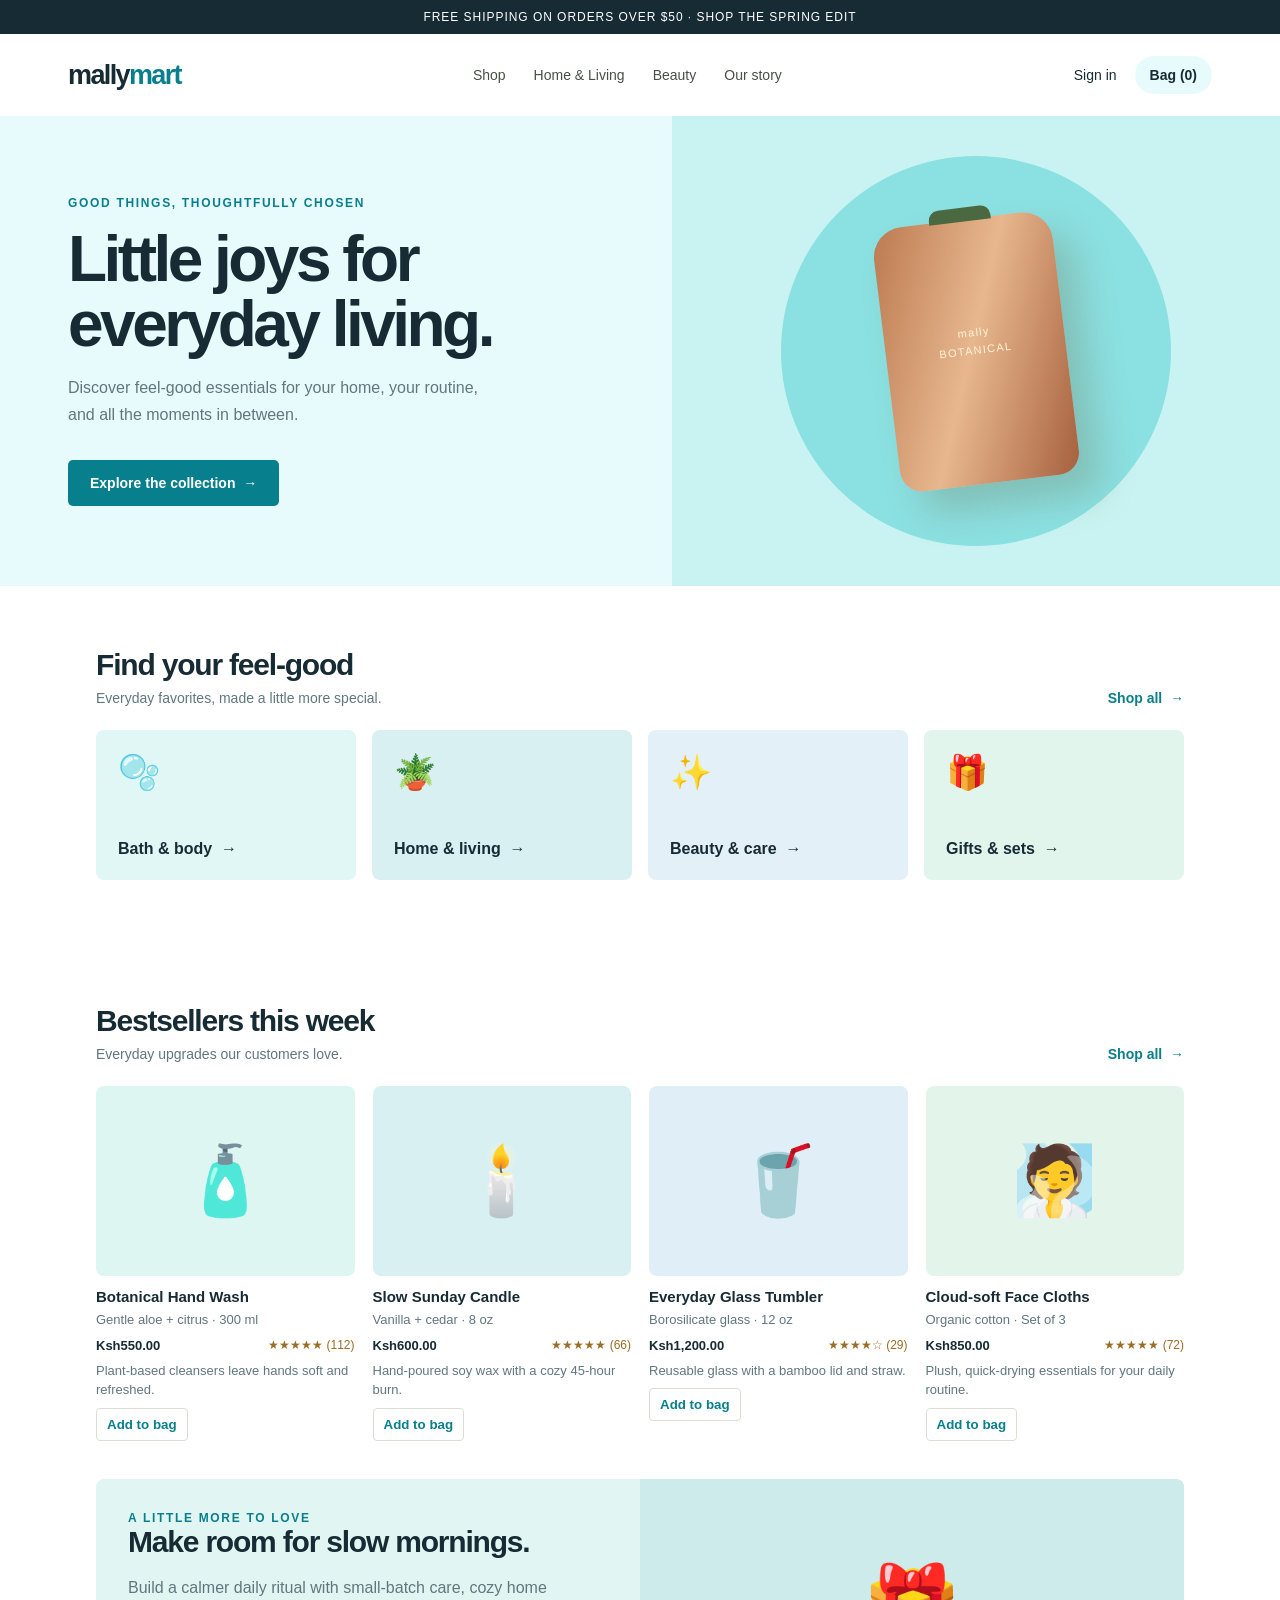
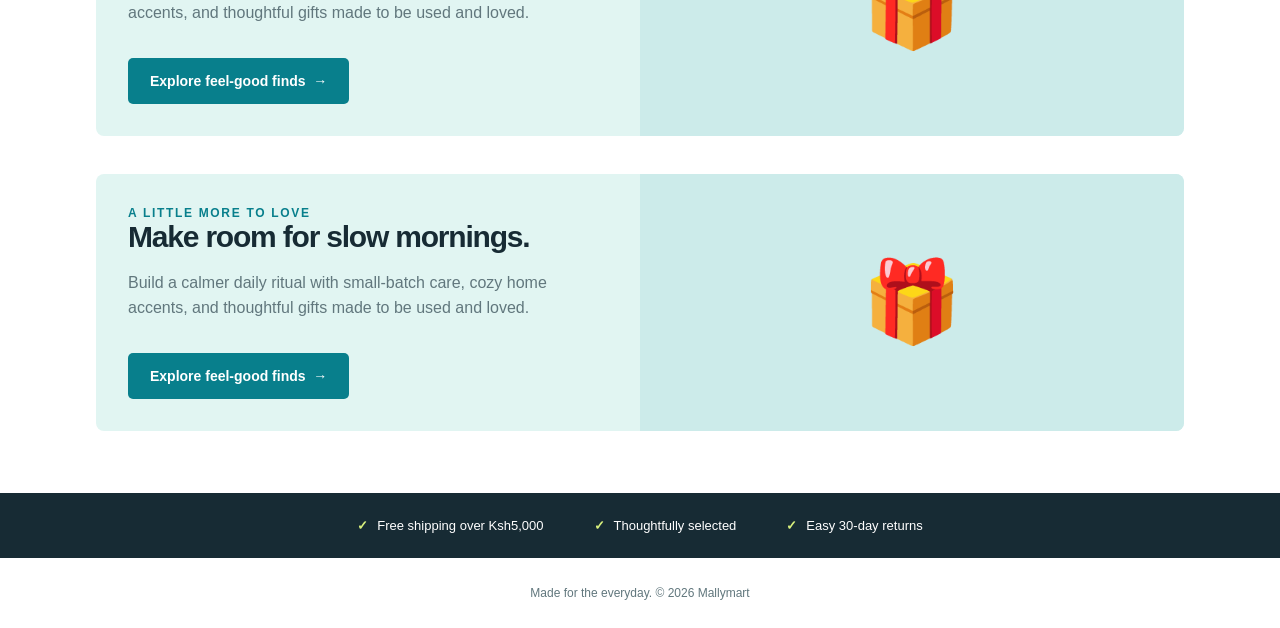
<file: index.html>
<!DOCTYPE html>
<html lang="en">
    <head>
        <meta charset="UTF-8">
        <meta name="viewport" content="width=device-width, initial-scale=1.0">
        <title>Mallymart — Everyday finds, better prices</title>

        <style>
            :root { --ink: #172b34; --muted: #61777d; --green: #087f8c; --cream: #e8fbfc; }
            * { box-sizing: border-box; }
            body { margin: 0; font-family: Arial, sans-serif; color: var(--ink); background: #fff; }
            a { color: inherit; text-decoration: none; }
            .announcement { background: var(--ink); color: white; text-align: center; padding: 10px 16px; font-size: 12px; letter-spacing: .08em; }
            header { display: flex; align-items: center; justify-content: space-between; gap: 24px; max-width: 1200px; margin: auto; padding: 22px 28px; }
            .logo { font-size: 27px; font-weight: 800; letter-spacing: -.06em; }
            .logo span { color: var(--green); }
            nav { display: flex; gap: 28px; font-size: 14px; color: #475047; }
            .header-actions { display: flex; align-items: center; gap: 18px; font-size: 14px; }
            .cart { background: var(--cream); padding: 11px 15px; border-radius: 24px; font-weight: 700; }
            .hero { background: var(--cream); display: grid; grid-template-columns: 1.05fr .95fr; min-height: 470px; overflow: hidden; }
            .hero-copy { padding: 75px 35px 75px max(30px, calc((100vw - 1144px) / 2)); align-self: center; }
            .eyebrow { color: var(--green); text-transform: uppercase; font-weight: 700; font-size: 12px; letter-spacing: .14em; }
            h1 { font-size: clamp(42px, 5vw, 66px); line-height: 1.02; letter-spacing: -.055em; margin: 17px 0; max-width: 570px; }
            .hero-copy p { color: var(--muted); line-height: 1.7; max-width: 440px; font-size: 16px; }
            .button { display: inline-block; margin-top: 16px; background: var(--green); color: white; border-radius: 5px; padding: 15px 22px; font-size: 14px; font-weight: 700; }
            .hero-art { display: grid; place-items: center; background: #c8f3f2; position: relative; min-height: 380px; }
            .sun { width: min(76%, 390px); aspect-ratio: 1; border-radius: 50%; background: #8be0e1; position: absolute; }
            .product { width: 180px; height: 265px; background: linear-gradient(110deg, #bc7950, #e7b78e 48%, #a65f3d); border-radius: 30px 30px 22px 22px; position: relative; z-index: 1; box-shadow: 20px 24px 35px #73826655; transform: rotate(-7deg); }
            .product:before { content: ''; position: absolute; width: 62px; height: 14px; background: #4b6941; border-radius: 10px 10px 0 0; top: -12px; left: 59px; }
            .product:after { content: 'mally\A BOTANICAL'; white-space: pre; text-align: center; line-height: 1.6; letter-spacing: .12em; font-size: 11px; color: #fff4d9; position: absolute; top: 105px; left: 0; right: 0; }
            .section { max-width: 1144px; margin: auto; padding: 62px 28px; }
            .section-heading { display: flex; align-items: end; justify-content: space-between; margin-bottom: 24px; }
            h2 { font-size: 30px; letter-spacing: -.04em; margin: 0 0 8px; }
            .section-heading p { color: var(--muted); margin: 0; font-size: 14px; }
            .text-link { color: var(--green); font-weight: 700; font-size: 14px; }
            .categories { display: grid; grid-template-columns: repeat(4, 1fr); gap: 16px; }
            .category { min-height: 150px; border-radius: 8px; padding: 22px; display: flex; flex-direction: column; justify-content: space-between; background: #e0f7f5; }
            .category:nth-child(2) { background: #d8f0f2; } .category:nth-child(3) { background: #e3f0f8; } .category:nth-child(4) { background: #e2f5ed; }
            .category .icon { font-size: 34px; } .category strong { font-size: 16px; }
            .benefits { background: var(--ink); color: white; display: flex; justify-content: center; flex-wrap: wrap; gap: 50px; padding: 25px; font-size: 13px; }
            .benefits span:before { content: '✓'; color: #d9f17d; font-weight: bold; margin-right: 9px; }
            .products { display: grid; grid-template-columns: repeat(4, 1fr); gap: 18px; }
            .product-card { min-width: 0; }
            .product-image { min-height: 190px; border-radius: 8px; display: grid; place-items: center; font-size: 68px; }
            .product-image.one { background: #def6f1; } .product-image.two { background: #d9f0f2; } .product-image.three { background: #e0eff7; } .product-image.four { background: #e3f5eb; }
            .product-card h3 { font-size: 15px; margin: 12px 0 5px; }
            .product-card p { color: var(--muted); font-size: 13px; line-height: 1.5; margin: 0 0 8px; }
            .product-meta { display: flex; justify-content: space-between; align-items: center; font-size: 13px; margin-bottom: 8px; }
            .rating { color: #9a6c24; font-size: 12px; }
            .add-button { border: 1px solid #d9dfd5; border-radius: 4px; padding: 8px 10px; background: white; color: var(--green); font-weight: 700; }
            .promo { display: grid; grid-template-columns: 1fr 1fr; background: #e1f5f2; border-radius: 8px; overflow: hidden; margin-top: 38px; }
            .promo-copy { padding: 32px; align-self: center; } .promo-copy p { color: var(--muted); line-height: 1.6; }
            .promo-art { display: grid; place-items: center; background: #ccebea; font-size: 80px; min-height: 210px; }
            footer { text-align: center; color: var(--muted); padding: 28px; font-size: 12px; }
            @media (max-width: 900px) { .products { grid-template-columns: repeat(2, 1fr); } }
            @media (max-width: 700px) { header { flex-wrap: wrap; padding: 18px 20px; } nav { order: 3; width: 100%; justify-content: space-between; gap: 10px; } .header-actions .signin { display: none; } .hero { grid-template-columns: 1fr; } .hero-copy { padding: 55px 25px 35px; } .hero-art { min-height: 300px; } .categories { grid-template-columns: repeat(2, 1fr); } .section { padding: 45px 20px; } .benefits { gap: 18px 25px; } .promo { grid-template-columns: 1fr; } .promo-art { min-height: 150px; } }
        </style>

    </head>
    <body>
        <div class="announcement">
            FREE SHIPPING ON ORDERS OVER $50 · SHOP THE SPRING EDIT
        </div>
        <header>
            <a class="logo" href="#home">mally<span>mart</span></a>
            <nav aria-label="Main navigation"><a href="#shop">Shop</a><a href="#shop">Home & Living</a><a href="#shop">Beauty</a><a href="#shop">Our story</a></nav>
            <div class="header-actions">
                <a class="signin" href="#footer">Sign in</a><a class="cart" href="#shop" aria-label="Shopping bag">Bag (0)</a>
            </div>
        </header>
        <main id="home">
            <section class="hero">
                <div class="hero-copy">
                    <div class="eyebrow">
                        Good things, thoughtfully chosen
                    </div>
                    <h1>Little joys for everyday living.</h1>
                    <p>Discover feel-good essentials for your home, your routine, and all the moments in between.</p>
                    <a class="button" href="#shop">Explore the collection&nbsp; →</a>
                </div>
                <div class="hero-art" role="img" aria-label="Illustration of a botanical skincare bottle">
                    <div class="sun">
                    </div>
                    <div class="product">
                    </div>
                </div>
            </section>
            <section class="section" id="shop">
                <div class="section-heading">
                    <div>
                        <h2>Find your feel-good</h2>
                        <p>Everyday favorites, made a little more special.</p>
                    </div>
                    <a class="text-link" href="#shop">Shop all&nbsp; →</a>
                </div>
                <div class="categories">
                    <a class="category" href="#shop"><span class="icon" aria-hidden="true">🫧</span><strong>Bath & body&nbsp; →</strong></a>
                    <a class="category" href="#shop"><span class="icon" aria-hidden="true">🪴</span><strong>Home & living&nbsp; →</strong></a>
                    <a class="category" href="#shop"><span class="icon" aria-hidden="true">✨</span><strong>Beauty & care&nbsp; →</strong></a>
                    <a class="category" href="#shop"><span class="icon" aria-hidden="true">🎁</span><strong>Gifts & sets&nbsp; →</strong></a>
                </div>
            </section>
            <section class="section" aria-labelledby="bestsellers-title">
                <div class="section-heading">
                    <div>
                        <h2 id="bestsellers-title">Bestsellers this week</h2>
                        <p>Everyday upgrades our customers love.</p>
                    </div>
                    <a class="text-link" href="#shop">Shop all&nbsp; →</a>
                </div>
                <div class="products">
                    <article class="product-card">
                        <div class="product-image one" role="img" aria-label="Botanical hand wash">
                            🧴
                        </div>
                        <h3>Botanical Hand Wash</h3>
                        <p>Gentle aloe + citrus · 300 ml</p>
                        <div class="product-meta">
                            <strong>Ksh550.00</strong><span class="rating">★★★★★ (112)</span>
                        </div>
                        <p>Plant-based cleansers leave hands soft and refreshed.</p>
                        <button class="add-button" type="button">Add to bag</button>
                    </article>
                    <article class="product-card">
                        <div class="product-image two" role="img" aria-label="Vanilla soy candle">
                            🕯️
                        </div>
                        <h3>Slow Sunday Candle</h3>
                        <p>Vanilla + cedar · 8 oz</p>
                        <div class="product-meta">
                            <strong>Ksh600.00</strong><span class="rating">★★★★★ (66)</span>
                        </div>
                        <p>Hand-poured soy wax with a cozy 45-hour burn.</p>
                        <button class="add-button" type="button">Add to bag</button>
                    </article>
                    <article class="product-card">
                        <div class="product-image three" role="img" aria-label="Reusable glass tumbler">
                            🥤
                        </div>
                        <h3>Everyday Glass Tumbler</h3>
                        <p>Borosilicate glass · 12 oz</p>
                        <div class="product-meta">
                            <strong>Ksh1,200.00</strong><span class="rating">★★★★☆ (29)</span>
                        </div>
                        <p>Reusable glass with a bamboo lid and straw.</p>
                        <button class="add-button" type="button">Add to bag</button>
                    </article>
                    <article class="product-card">
                        <div class="product-image four" role="img" aria-label="Organic cotton face cloths">
                            🧖
                        </div>
                        <h3>Cloud-soft Face Cloths</h3>
                        <p>Organic cotton · Set of 3</p>
                        <div class="product-meta">
                            <strong>Ksh850.00</strong><span class="rating">★★★★★ (72)</span>
                        </div>
                        <p>Plush, quick-drying essentials for your daily routine.</p>
                        <button class="add-button" type="button">Add to bag</button>
                    </article>
                </div>
                <div class="promo">
                    <div class="promo-copy">
                        <div class="eyebrow">A little more to love</div>
                        <h2>Make room for slow mornings.</h2>
                        <p>Build a calmer daily ritual with small-batch care, cozy home accents, and thoughtful gifts made to be used and loved.</p>
                        <a class="button" href="#shop">Explore feel-good finds&nbsp; →</a>
                    </div>
                    <div class="promo-art" role="img" aria-label="Thoughtfully wrapped gift">
                        🎁
                    </div>
                </div>
                <div class="promo">
                    <div class="promo-copy">
                        <div class="eyebrow">
                            A little more to love
                        </div>
                        <h2>Make room for slow mornings.</h2>
                        <p>Build a calmer daily ritual with small-batch care, cozy home accents, and thoughtful gifts made to be used and loved.</p>
                        <a class="button" href="#shop">Explore feel-good finds&nbsp; →</a>
                    </div>
                    <div class="promo-art" role="img" aria-label="Thoughtfully wrapped gift">
                        🎁
                    </div>
                </div>
            </section>
            <div class="benefits">
                <span>Free shipping over Ksh5,000</span><span>Thoughtfully selected</span><span>Easy 30-day returns</span>
            </div>
        </main>
        <footer id="footer">Made for the everyday. © 2026 Mallymart</footer>
    </body>
</html>
</file>
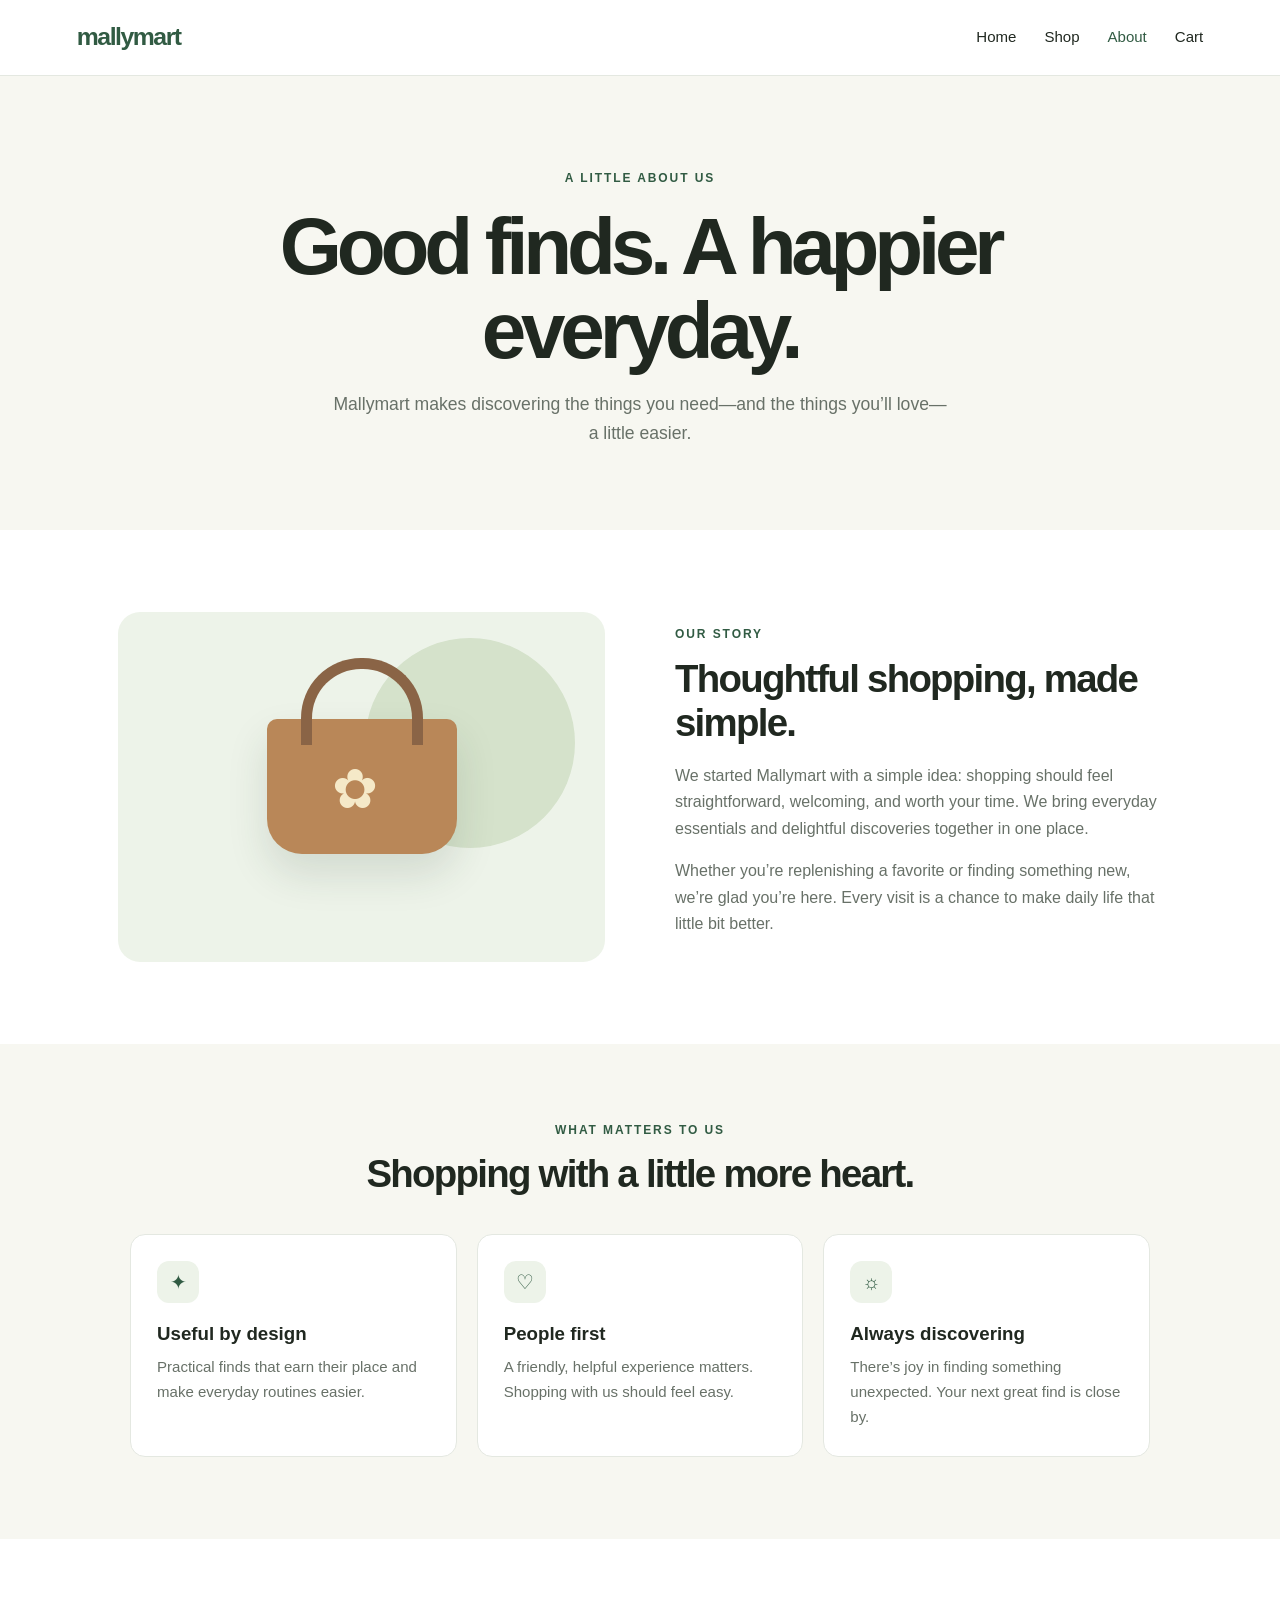
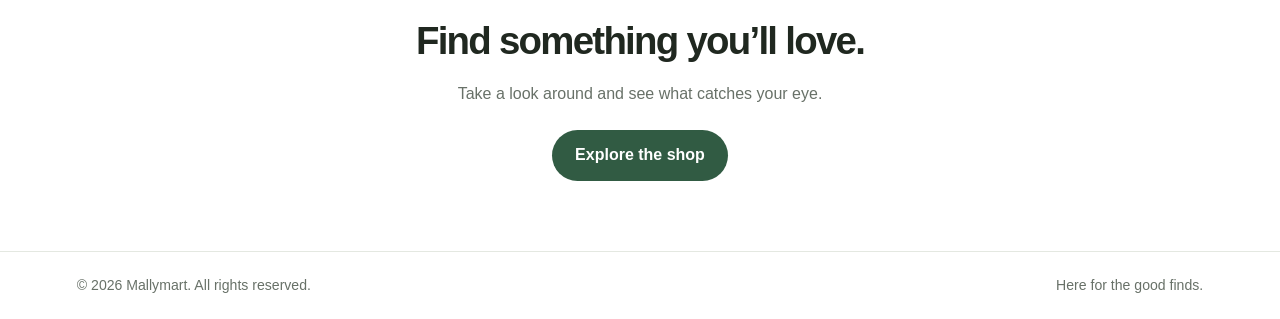
<file: about.html>
<!doctype html>
<html lang="en">
    <head>
        <meta charset="utf-8">
        <meta name="viewport" content="width=device-width, initial-scale=1">
        <meta name="description" content="Learn about Mallymart and our approach to making everyday shopping simple.">
        <title>About Mallymart</title>
        <style>
            :root{--green:#315b43;--ink:#202820;--muted:#687168;--cream:#f7f7f1;--line:#e4e8e1}
            *{box-sizing:border-box}body{margin:0;color:var(--ink);font:16px/1.65 Arial,Helvetica,sans-serif}a{color:inherit}
            header{height:76px;padding:0 max(6vw,24px);display:flex;align-items:center;justify-content:space-between;border-bottom:1px solid var(--line)}
            .logo{color:var(--green);font-size:1.55rem;font-weight:800;letter-spacing:-.06em;text-decoration:none}nav{display:flex;gap:28px;align-items:center}nav a{text-decoration:none;font-size:.94rem}nav a:hover,nav [aria-current=page]{color:var(--green)}
            .hero{text-align:center;background:var(--cream);padding:88px 24px 82px}.label{text-transform:uppercase;letter-spacing:.16em;color:var(--green);font-size:.75rem;font-weight:bold}h1{font-size:clamp(2.7rem,7vw,5rem);letter-spacing:-.065em;line-height:1.04;max-width:780px;margin:15px auto 18px}.hero p{max-width:620px;color:var(--muted);font-size:1.1rem;margin:auto}
            .story{max-width:1100px;margin:auto;padding:82px 28px;display:grid;grid-template-columns:1fr 1fr;gap:70px;align-items:center}.art{height:350px;border-radius:22px;background:#edf3e9;display:grid;place-items:center;position:relative;overflow:hidden}.art:before{content:"";position:absolute;width:210px;height:210px;border-radius:50%;background:#d5e2cb;right:30px;top:26px}.basket{z-index:1;position:relative;width:190px;height:135px;border-radius:10px 10px 35px 35px;background:#b98758;box-shadow:0 20px 40px #263b2a22}.basket:before{content:"";position:absolute;width:100px;height:76px;border:11px solid #8a6446;border-bottom:0;border-radius:60px 60px 0 0;left:34px;top:-61px}.basket:after{content:"✿";position:absolute;color:#f5e9c8;font-size:55px;left:65px;top:25px}h2{font-size:clamp(1.9rem,3vw,2.65rem);letter-spacing:-.045em;line-height:1.15;margin:10px 0 18px}.story p,.value p{color:var(--muted)}
            .values{background:var(--cream);text-align:center;padding:72px 24px 82px}.values h2{margin-bottom:38px}.cards{display:grid;grid-template-columns:repeat(3,1fr);gap:20px;max-width:1020px;margin:auto;text-align:left}.card{padding:26px;border:1px solid var(--line);border-radius:15px;background:white}.icon{width:42px;height:42px;border-radius:12px;background:#edf3e9;color:var(--green);display:grid;place-items:center;font-size:1.25rem}.card h3{margin:16px 0 5px}.card p{color:var(--muted);margin:0;font-size:.94rem}.cta{text-align:center;padding:70px 24px}.cta p{color:var(--muted);margin:0 0 23px}.button{display:inline-block;background:var(--green);color:#fff;text-decoration:none;font-weight:bold;padding:12px 23px;border-radius:99px}.button:hover{background:#244632}footer{border-top:1px solid var(--line);padding:22px 6vw;color:var(--muted);font-size:.88rem;display:flex;justify-content:space-between}
            @media(max-width:700px){header{height:66px;padding:0 5vw}nav{gap:14px}nav a:not([aria-current=page]){display:none}.hero{padding:65px 22px}.story{grid-template-columns:1fr;gap:34px;padding:55px 7vw}.art{height:280px}.cards{grid-template-columns:1fr}.values{padding:56px 7vw}footer{flex-direction:column;gap:5px}}
        </style>
    </head>
    <body>
        <header>
            <a class="logo" href="index.html">mallymart</a>
            <nav aria-label="Main navigation">
                <a href="index.html">Home</a><a href="shop.html">Shop</a><a href="about.html" aria-current="page">About</a><a href="cart.html">Cart</a>
            </nav>
        </header>
        <main>
            <section class="hero">
                <span class="label">A little about us</span><h1>Good finds. A happier everyday.</h1><p>Mallymart makes discovering the things you need—and the things you’ll love—a little easier.</p>
            </section>
            <section class="story">
                <div class="art" role="img" aria-label="Illustration of a thoughtfully packed shopping basket">
                    <span class="basket"></span>
                </div>
                <div>
                    <span class="label">Our story</span><h2>Thoughtful shopping, made simple.</h2><p>We started Mallymart with a simple idea: shopping should feel straightforward, welcoming, and worth your time. We bring everyday essentials and delightful discoveries together in one place.</p><p>Whether you’re replenishing a favorite or finding something new, we’re glad you’re here. Every visit is a chance to make daily life that little bit better.</p>
                </div>
            </section>
            <section class="values">
                <span class="label">What matters to us</span><h2>Shopping with a little more heart.</h2>
                <div class="cards">
                    <article class="card">
                        <span class="icon" aria-hidden="true">✦</span><h3>Useful by design</h3><p>Practical finds that earn their place and make everyday routines easier.</p>
                    </article>
                    <article class="card">
                        <span class="icon" aria-hidden="true">♡</span><h3>People first</h3><p>A friendly, helpful experience matters. Shopping with us should feel easy.</p>
                    </article>
                    <article class="card">
                        <span class="icon" aria-hidden="true">☼</span><h3>Always discovering</h3><p>There’s joy in finding something unexpected. Your next great find is close by.</p>
                    </article>
                </div>
            </section>
            <section class="cta">
                <h2>Find something you’ll love.</h2><p>Take a look around and see what catches your eye.</p>
                <a class="button" href="shop.html">Explore the shop</a>
            </section>
        </main>
        <footer>
            <span>© 2026 Mallymart. All rights reserved.</span><span>Here for the good finds.</span>
        </footer>
    </body>
</html>
</file>
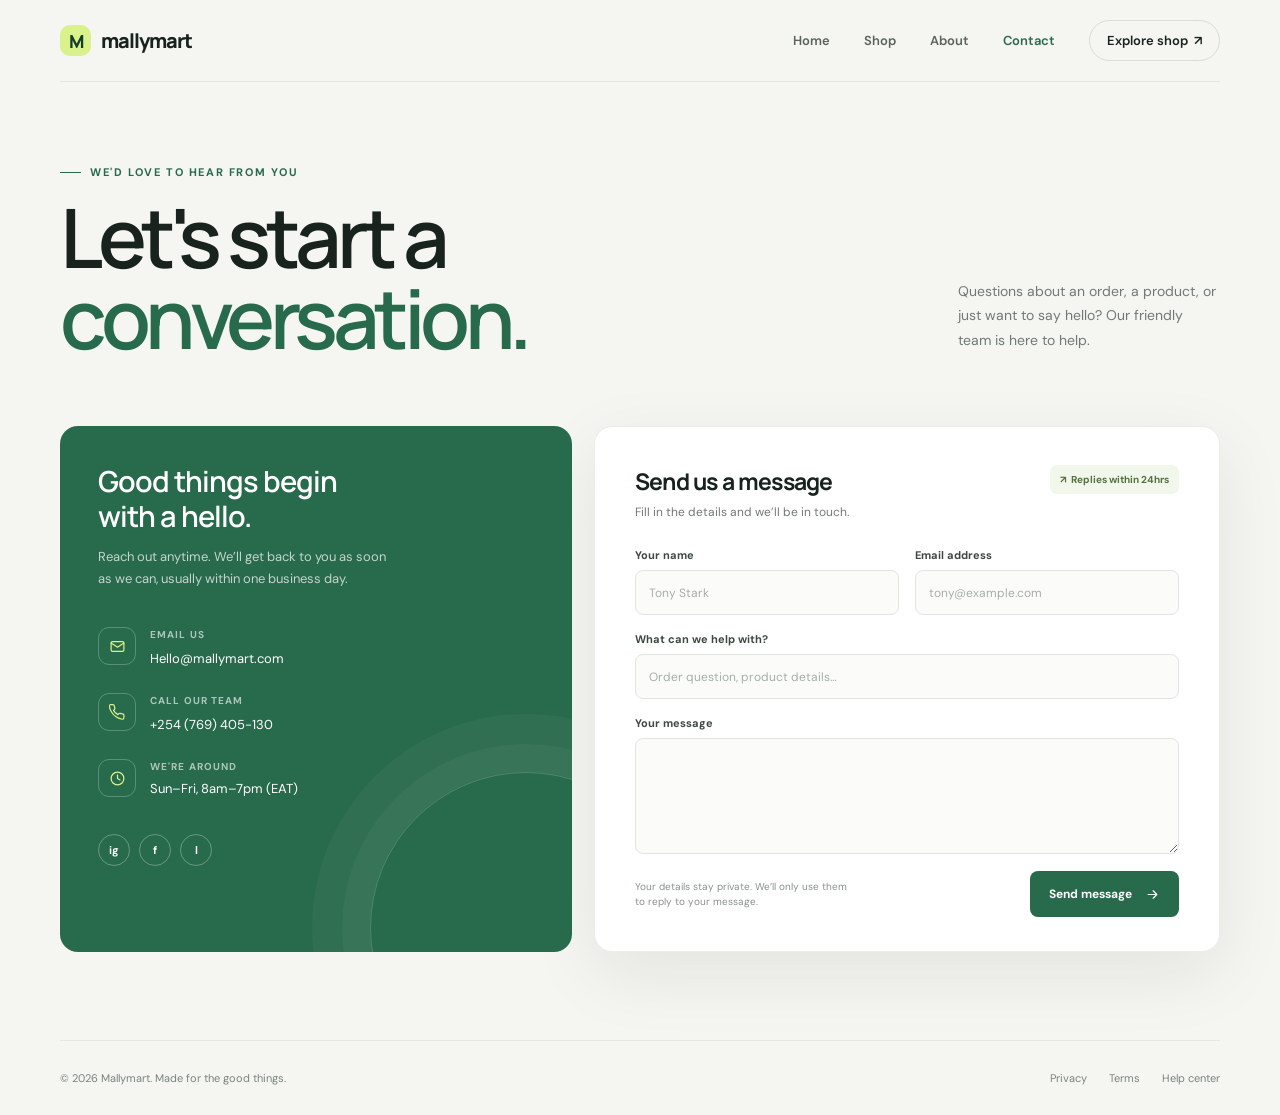
<file: contact.html>
<!DOCTYPE html>
<html lang="en">
    <head>
        <meta charset="UTF-8"/>
        <meta name="viewport" content="width=device-width, initial-scale=1.0"/>
        <meta name="theme-color" content="#f5f5f2"/>
        <title>Contact — Mallymart</title>
        <link 
                rel="preconnect" href="https://fonts.googleapis.com"/>
        <link 
                rel="preconnect" href="https://fonts.gstatic.com" crossorigin/>
        <link 
                href="https://fonts.googleapis.com/css2?family=DM+Sans:wght@400;500;600;700&family=Manrope:wght@400;500;600;700;800&display=swap" rel="stylesheet"/>
        <style>
            :root {
            color-scheme: light;
            --ink: #18231e;
            --muted: #707a74;
            --green: #286a4c;
            --green-dark: #1e513a;
            --lime: #d9f28b;
            --paper: #f5f5f2;
            --line: #e5e8e2;
            --white: #fff;
            --shadow: 0 22px 70px rgba(24, 35, 30, .08);
            }
            * { box-sizing: border-box; }
            body { 
                margin: 0; 
                background: var(--paper); 
                color: var(--ink); 
                font-family: 'DM Sans', sans-serif; 
                -webkit-font-smoothing: antialiased; 
            }
            a { color: inherit; text-decoration: none; }
            button, input, textarea { font: inherit; }
            .shell { width: min(1160px, calc(100% - 64px)); margin: 0 auto; }
            .topbar { height: 82px; display: flex; align-items: center; justify-content: space-between; border-bottom: 1px solid rgba(24,35,30,.08); }
            .brand { display: inline-flex; gap: 10px; align-items: center; font: 800 20px Manrope, sans-serif; letter-spacing: -1px; }
            .brand-mark { width: 31px; height: 31px; border-radius: 10px; display: grid; place-items: center; color: #183d2c; background: var(--lime); font-size: 18px; }
            .nav { display: flex; align-items: center; gap: 34px; color: #59645d; font-size: 13px; font-weight: 600; }
            .nav a:hover, .nav a[aria-current="page"] { color: var(--green); }
            .nav .shop-link { border: 1px solid #d8ddd7; padding: 11px 17px; border-radius: 99px; color: var(--ink); }
            .hero { padding: 83px 0 67px; display: grid; grid-template-columns: 1fr auto; align-items: end; gap: 40px; }
            .eyebrow { display: flex; align-items: center; gap: 9px; color: var(--green); font-size: 11px; font-weight: 700; letter-spacing: 1.6px; text-transform: uppercase; }
            .eyebrow::before { content: ''; width: 21px; height: 1px; background: currentColor; }
            h1 { margin: 18px 0 0; max-width: 690px; font: 600 clamp(48px, 7vw, 82px)/.99 Manrope, sans-serif; letter-spacing: -5.5px; }
            h1 span { color: var(--green); }
            .hero-note { max-width: 260px; margin: 0 2px 7px 0; color: var(--muted); font-size: 14px; line-height: 1.75; }
            .content { display: grid; grid-template-columns: .9fr 1.1fr; gap: 22px; padding-bottom: 88px; }
            .info-panel { min-height: 490px; padding: 38px; border-radius: 18px; background: var(--green); color: white; position: relative; overflow: hidden; }
            .info-panel::after { content: ''; position: absolute; width: 310px; height: 310px; right: -110px; bottom: -132px; border-radius: 50%; border: 1px solid rgba(255,255,255,.18); box-shadow: 0 0 0 28px rgba(255,255,255,.035), 0 0 0 58px rgba(255,255,255,.035); }
            .info-panel h2 { margin: 0; max-width: 290px; font: 600 29px/1.2 Manrope, sans-serif; letter-spacing: -1px; }
            .info-intro { max-width: 290px; margin: 12px 0 37px; color: rgba(255,255,255,.72); font-size: 13px; line-height: 1.7; }
            .contact-list { display: grid; gap: 24px; position: relative; z-index: 1; }
            .contact-item { display: flex; align-items: flex-start; gap: 14px; }
            .icon { flex: 0 0 38px; height: 38px; display: grid; place-items: center; border: 1px solid rgba(255,255,255,.24); border-radius: 11px; color: var(--lime); }
            .icon svg { width: 17px; height: 17px; fill: none; stroke: currentColor; stroke-width: 1.7; stroke-linecap: round; stroke-linejoin: round; }
            .contact-item small { display: block; margin: 1px 0 6px; color: rgba(255,255,255,.62); font-size: 10px; font-weight: 700; letter-spacing: 1.1px; text-transform: uppercase; }
            .contact-item a, .contact-item p { margin: 0; font-size: 13px; line-height: 1.55; }
            .contact-item a:hover { color: var(--lime); }
            .socials { display: flex; gap: 9px; margin-top: 34px; position: relative; z-index: 1; }
            .socials a { width: 32px; height: 32px; display: grid; place-items: center; border: 1px solid rgba(255,255,255,.3); border-radius: 50%; color: white; font-size: 11px; font-weight: 700; transition: .2s ease; }
            .socials a:hover { color: var(--green-dark); background: var(--lime); border-color: var(--lime); transform: translateY(-2px); }
            .form-panel { padding: 38px 40px 34px; background: var(--white); border: 1px solid #eaede8; border-radius: 18px; box-shadow: var(--shadow); }
            .form-heading { display: flex; justify-content: space-between; gap: 20px; align-items: flex-start; margin-bottom: 28px; }
            .form-heading h2 { margin: 0; font: 700 23px Manrope, sans-serif; letter-spacing: -.8px; }
            .form-heading p { margin: 7px 0 0; color: var(--muted); font-size: 12px; }
            .reply-time { white-space: nowrap; padding: 8px 10px; border-radius: 7px; background: #f1f7eb; color: #527042; font-size: 10px; font-weight: 700; }
            .field-row { display: grid; grid-template-columns: 1fr 1fr; gap: 16px; }
            .field { margin-bottom: 17px; }
            label { display: block; margin-bottom: 8px; color: #3d4841; font-size: 11px; font-weight: 700; }
            input, textarea { width: 100%; outline: none; border: 1px solid #e1e5df; border-radius: 8px; background: #fbfcfa; color: var(--ink); font-size: 12px; transition: border-color .2s, box-shadow .2s, background .2s; }
            input { height: 45px; padding: 0 13px; }
            textarea { display: block; min-height: 116px; padding: 12px 13px; resize: vertical; line-height: 1.6; }
            input::placeholder, textarea::placeholder { color: #a6aea8; }
            input:focus, textarea:focus { border-color: #66a17c; background: white; box-shadow: 0 0 0 3px rgba(40,106,76,.09); }
            .submit-row { display: flex; align-items: center; justify-content: space-between; gap: 15px; margin-top: 4px; }
            .privacy { max-width: 220px; color: #89918b; font-size: 10px; line-height: 1.55; }
            .submit { display: inline-flex; align-items: center; justify-content: center; gap: 13px; min-height: 46px; padding: 0 19px; border: 0; border-radius: 8px; background: var(--green); color: white; font-size: 12px; font-weight: 700; cursor: pointer; transition: background .2s, transform .2s; }
            .submit:hover { background: var(--green-dark); transform: translateY(-1px); }
            .submit svg { width: 15px; height: 15px; fill: none; stroke: currentColor; stroke-width: 1.8; stroke-linecap: round; stroke-linejoin: round; }
            .footer { min-height: 75px; border-top: 1px solid var(--line); display: flex; align-items: center; justify-content: space-between; color: #7a847e; font-size: 11px; }
            .footer-links { display: flex; gap: 22px; }
            .footer a:hover { color: var(--green); }
            @media (max-width: 760px) {
            .shell { width: min(100% - 38px, 560px); }
            .topbar { height: 70px; }
            .nav { gap: 17px; font-size: 12px; }
            .nav a:not(.shop-link) { display: none; }
            .hero { padding: 62px 0 42px; grid-template-columns: 1fr; gap: 20px; }
            h1 { letter-spacing: -3.5px; }
            .hero-note { max-width: 360px; }
            .content { grid-template-columns: 1fr; padding-bottom: 55px; }
            .info-panel { min-height: auto; padding: 30px; }
            .form-panel { padding: 30px; }
            }
            @media (max-width: 440px) {
            .field-row { grid-template-columns: 1fr; gap: 0; }
            .form-heading { display: block; }
            .reply-time { display: inline-block; margin-top: 14px; }
            .submit-row { align-items: flex-start; flex-direction: column; }
            .submit { width: 100%; }
            .footer { align-items: flex-start; flex-direction: column; justify-content: center; gap: 11px; padding: 20px 0; }
            }
        </style>
    </head>

    <body>
        <header class="shell topbar">
            <a class="brand" href="#" aria-label="Mallymart home"><span class="brand-mark">M</span>mallymart</a>
            <nav class="nav" aria-label="Main navigation">
            <a href="#">Home</a><a href="#">Shop</a><a href="#">About</a><a href="#" aria-current="page">Contact</a>
            <a class="shop-link" href="#">Explore shop&nbsp; ↗</a>
            </nav>
        </header>

        <main class="shell">
            <section class="hero" aria-labelledby="page-title">
                <div>
                    <div class="eyebrow">We'd love to hear from you</div>
                        <h1 id="page-title">Let's start a<br /><span>conversation.</span></h1>
                </div>
                <p class="hero-note">Questions about an order, a product, or just want to say hello? Our friendly team is here to help.</p>
            </section>

            <section class="content" aria-label="Contact Mallymart">
                <aside class="info-panel">
                    <h2>Good things begin with a hello.</h2>
                    <p class="info-intro">Reach out anytime. We’ll get back to you as soon as we can, usually within one business day.</p>
                    <div class="contact-list">
                        <div class="contact-item"><span class="icon"><svg viewBox="0 0 24 24" aria-hidden="true"><rect x="3" y="5" width="18" height="14" rx="2"/><path d="m3 7 9 6 9-6"/></svg></span>
                            <div>
                                <small>Email us</small><a href="mailto:hello@mallymart.com">Hello@mallymart.com</a>
                            </div>
                        </div>
                        <div class="contact-item">
                            <span class="icon"><svg viewBox="0 0 24 24" aria-hidden="true"><path d="M21 16.5v3a2 2 0 0 1-2.2 2A19.8 19.8 0 0 1 10 18a19.5 19.5 0 0 1-6-6 19.8 19.8 0 0 1-3.5-8.8A2 2 0 0 1 2.5 1h3a2 2 0 0 1 2 1.7c.1 1 .4 2 .7 2.9a2 2 0 0 1-.5 2.1L6.4 9a16 16 0 0 0 6 6l1.3-1.3a2 2 0 0 1 2.1-.5c.9.3 1.9.6 2.9.7a2 2 0 0 1 2.3 2.6Z"/></svg></span>
                            <div>
                                <small>Call our team</small><a href="tel:+254769405130">+254 (769) 405-130</a>
                            </div>
                        </div>
                        <div class="contact-item">
                            <span class="icon"><svg viewBox="0 0 24 24" aria-hidden="true"><circle cx="12" cy="12" r="9"/><path d="M12 7v5l3.5 2"/></svg></span>
                            <div>
                                <small>We're around</small><p>Sun–Fri, 8am–7pm (EAT)</p>
                            </div>
                        </div>
                    </div>
                    <div class="socials" aria-label="Social media">
                        <a href="#" aria-label="Instagram">ig</a><a href="#" aria-label="Facebook">f</a><a href="#" aria-label="LinkedIn">l</a>
                    </div>
                </aside>

                <form class="form-panel" action="#" method="POST">
                    <div class="form-heading">
                        <div>
                            <h2>Send us a message</h2><p>Fill in the details and we’ll be in touch.</p>
                        </div>
                        <span class="reply-time">↗ &nbsp;Replies within 24hrs</span>
                    </div>
                    <div class="field-row">
                        <div class="field">
                            <label for="name">Your name</label>
                            <input 
                                id="name" 
                                name="name" 
                                type="text" 
                                placeholder="Tony Stark" 
                                autocomplete="name" required/>
                        </div>
                        <div class="field">
                            <label for="email">Email address</label>
                            <input 
                                id="email" 
                                name="email" 
                                type="email" 
                                placeholder="tony@example.com" 
                                autocomplete="email" required/>
                        </div>
                    </div>
                    <div class="field">
                        <label for="subject">What can we help with?</label>
                        <input 
                            id="subject" 
                            name="subject" 
                            type="text" 
                            placeholder="Order question, product details…" required/>
                    </div>
                    <div class="field">
                        <label for="message">Your message</label>
                        <textarea 
                            id="message"
                            name="message" 
                            placeholder="Tell us a little more…" required>
                        </textarea>
                    </div>
                    <div class="submit-row">
                        <span class="privacy">Your details stay private. We’ll only use them to reply to your message.</span>
                        <button class="submit" type="submit">Send message <svg viewBox="0 0 24 24" aria-hidden="true"><path d="M5 12h14M13 6l6 6-6 6"/></svg></button>
                    </div>

                </form>
            </section>
        </main>

        <footer class="shell footer">
            <span>© 2026 Mallymart. Made for the good things.</span>
            <div class="footer-links">
                <a href="#">Privacy</a><a href="#">Terms</a><a href="#">Help center</a>
            </div>
        </footer>
    </body>
</html>
</file>
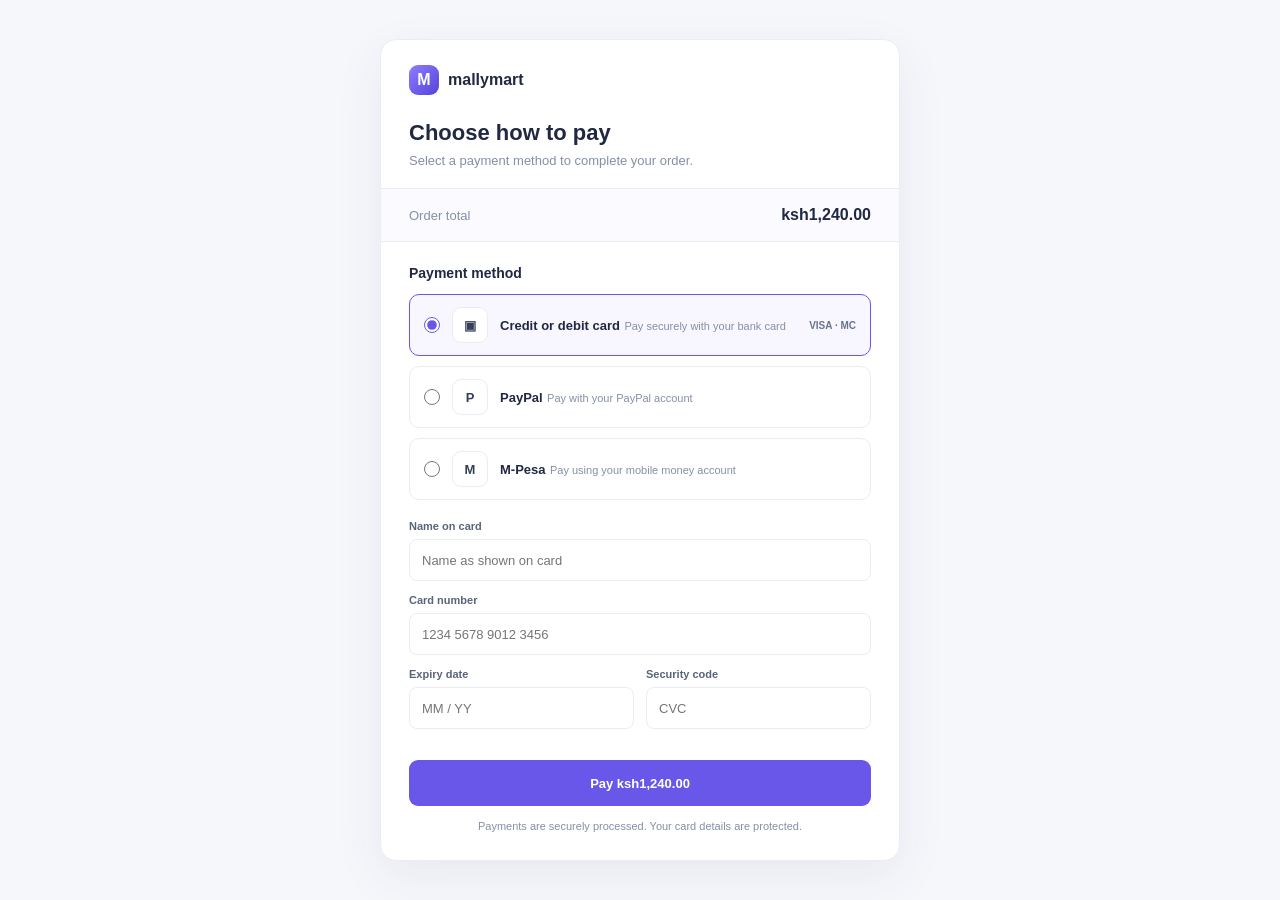
<file: payments.html>
<!DOCTYPE html>
<html lang="en">
    <head>
        <meta charset="UTF-8">
        <meta name="viewport" content="width=device-width, initial-scale=1">
        <title>Choose payment method | Mallymart</title>
        <style>
            :root {
                font-family: Inter, -apple-system, BlinkMacSystemFont, "Segoe UI", sans-serif;
                color: #202842;
                background: #f6f7fb;
                --muted: #8490a5;
                --line: #e9edf3;
                --purple: #6857e8;
            }

            * { box-sizing: border-box; }

            body {
                margin: 0;
                min-height: 100vh;
                display: grid;
                place-items: center;
                padding: 24px;
            }

            .checkout {
                width: min(100%, 520px);
                background: #fff;
                border: 1px solid var(--line);
                border-radius: 16px;
                box-shadow: 0 16px 50px #29365b12;
                overflow: hidden;
            }

            .header {
                padding: 25px 28px 20px;
                border-bottom: 1px solid var(--line);
            }

            .brand {
                display: flex;
                align-items: center;
                gap: 9px;
                margin-bottom: 25px;
                font-weight: 750;
                font-size: 16px;
            }

            .logo {
                display: grid;
                place-items: center;
                width: 30px;
                height: 30px;
                border-radius: 9px;
                color: white;
                background: linear-gradient(135deg, #8e7dff, #5543da);
            }

            h1 { margin: 0 0 7px; font-size: 22px; }
            .header p, .hint { margin: 0; color: var(--muted); font-size: 13px; }

            .order {
                display: flex;
                justify-content: space-between;
                align-items: center;
                padding: 17px 28px;
                background: #fafaff;
                border-bottom: 1px solid var(--line);
                font-size: 13px;
            }

            .order span { color: var(--muted); }
            .order strong { font-size: 16px; }

            form { padding: 23px 28px 28px; }
            .section-title { margin: 0 0 13px; font-size: 14px; }

            .methods { display: grid; gap: 10px; }

            .method {
                display: flex;
                align-items: center;
                gap: 12px;
                min-height: 62px;
                padding: 12px 14px;
                border: 1px solid var(--line);
                border-radius: 10px;
                cursor: pointer;
                transition: border-color .15s, background .15s;
            }

            .method:has(input:checked) {
                border-color: var(--purple);
                background: #f8f7ff;
            }

            .method input {
                width: 16px;
                height: 16px;
                accent-color: var(--purple);
                margin: 0;
            }

            .method-icon {
                display: grid;
                place-items: center;
                width: 36px;
                height: 36px;
                border: 1px solid var(--line);
                border-radius: 9px;
                color: #344057;
                font-size: 13px;
                font-weight: 750;
                background: #fff;
            }

            .method-info { flex: 1; }
            .method-name { font-size: 13px; font-weight: 700; }
            .method-desc { margin-top: 4px; color: var(--muted); font-size: 11px; }
            .brands { color: #68748a; font-size: 10px; font-weight: 700; }

            .details {
                display: none;
                padding-top: 20px;
            }

            .details.visible { display: block; }

            .field { display: grid; gap: 7px; margin-bottom: 13px; }
            .field label { color: #59647a; font-size: 11px; font-weight: 650; }

            .field input {
                width: 100%;
                height: 42px;
                padding: 0 12px;
                border: 1px solid var(--line);
                border-radius: 8px;
                outline: none;
                color: #202842;
                font: inherit;
                font-size: 13px;
            }

            .field input:focus { border-color: var(--purple); }

            .field-row { display: grid; grid-template-columns: 1fr 1fr; gap: 12px; }

            .wallet-note {
                padding: 13px;
                border-radius: 8px;
                background: #f7f6ff;
                color: #59647a;
                font-size: 12px;
                line-height: 1.5;
            }

            .pay-button {
                width: 100%;
                min-height: 46px;
                margin-top: 18px;
                border: 0;
                border-radius: 9px;
                color: white;
                background: var(--purple);
                font: inherit;
                font-size: 13px;
                font-weight: 700;
                cursor: pointer;
            }

            .pay-button:hover { background: #5847d4; }

            .secure {
                margin: 14px 0 0;
                text-align: center;
                color: var(--muted);
                font-size: 11px;
            }

            @media (max-width: 480px) {
                body { padding: 12px; }
                .header, form { padding-left: 19px; padding-right: 19px; }
                .order { padding-left: 19px; padding-right: 19px; }
            }
        </style>
    </head>
    <body>
        <main class="checkout">
            <header class="header">
                <div class="brand">
                    <span class="logo">M</span> mallymart
                </div>
                <h1>Choose how to pay</h1>
                <p>Select a payment method to complete your order.</p>
            </header>

            <div class="order" aria-label="Order total">
                <span>Order total</span>
                <strong>ksh1,240.00</strong>
            </div>

            <form id="payment-form">
                <h2 class="section-title">Payment method</h2>
                <div class="methods">

                    <label class="method">
                        <input 
                            type="radio" 
                            name="payment-method" 
                            value="card" checked>
                        <span class="method-icon">▣</span>
                        <span class="method-info">
                            <span class="method-name">Credit or debit card</span>
                            <span class="method-desc">Pay securely with your bank card</span>
                        </span>
                        <span class="brands">VISA · MC</span>
                    </label>

                    <label class="method">
                        <input 
                            type="radio" 
                            name="payment-method" 
                            value="paypal">
                        <span class="method-icon">P</span>
                        <span class="method-info">
                            <span class="method-name">PayPal</span>
                            <span class="method-desc">Pay with your PayPal account</span>
                        </span>
                    </label>

                    <label class="method">
                        <input 
                            type="radio" 
                            name="payment-method" 
                            value="mpesa">
                        <span class="method-icon">M</span>
                        <span class="method-info">
                            <span class="method-name">M-Pesa</span>
                            <span class="method-desc">Pay using your mobile money account</span>
                        </span>
                    </label>
                </div>

                <section class="details visible" id="card-details" aria-label="Card details">
                    <div class="field">
                        <label for="card-name">Name on card</label>
                        <input 
                            id="card-name" 
                            name="card-name" 
                            autocomplete="cc-name" 
                            placeholder="Name as shown on card">
                    </div>
                    <div class="field">
                        <label for="card-number">Card number</label>
                        <input 
                            id="card-number" 
                            name="card-number" 
                            inputmode="numeric" 
                            autocomplete="cc-number" 
                            placeholder="1234 5678 9012 3456">
                    </div>
                    <div class="field-row">
                        <div class="field">
                            <label for="expiry">Expiry date</label>
                            <input 
                                id="expiry" 
                                name="expiry" 
                                autocomplete="cc-exp" 
                                placeholder="MM / YY">
                        </div>
                        <div class="field">
                            <label for="security-code">Security code</label>
                            <input 
                                id="security-code" 
                                name="security-code" 
                                inputmode="numeric" 
                                autocomplete="cc-csc" 
                                placeholder="CVC">
                        </div>
                    </div>
                </section>

                <section class="details" id="paypal-details" aria-label="PayPal payment">
                    <p class="wallet-note">Continue to PayPal to sign in and approve your payment.</p>
                </section>

                <section class="details" id="mpesa-details" aria-label="M-Pesa payment">
                    <div class="field">
                        <label for="phone-number">M-Pesa phone number</label>
                        <input 
                            id="phone-number" 
                            name="phone-number" 
                            type="tel" 
                            autocomplete="tel" 
                            placeholder="+254 7XX XXX XXX">
                    </div>
                    <p class="hint">You'll receive a payment prompt on your phone.</p>
                </section>

                <button class="pay-button" id="pay-button" type="submit">Pay ksh1,240.00</button>
                <p class="secure">Payments are securely processed. Your card details are protected.</p>
            </form>
        </main>

        <script>
            const radios = document.querySelectorAll('input[name="payment-method"]');
            const sections = {
                card: document.getElementById('card-details'),
                paypal: document.getElementById('paypal-details'),
                mpesa: document.getElementById('mpesa-details')
            };
            const payButton = document.getElementById('pay-button');

            function updatePaymentMethod(method) {
                Object.entries(sections).forEach(([name, section]) => {
                section.classList.toggle('visible', name === method);
                });

                payButton.textContent = method === 'paypal'
                ? 'Continue to PayPal'
                : method === 'mpesa'
                    ? 'Pay with M-Pesa'
                    : 'Pay ksh1,240.00';
            }

            radios.forEach((radio) => {
                radio.addEventListener('change', () => updatePaymentMethod(radio.value));
            });

            document.getElementById('payment-form').addEventListener('submit', (event) => {
                event.preventDefault();
                alert('Connect a payment provider to process this payment.');
            });
        </script>
    </body>
</html>
</file>
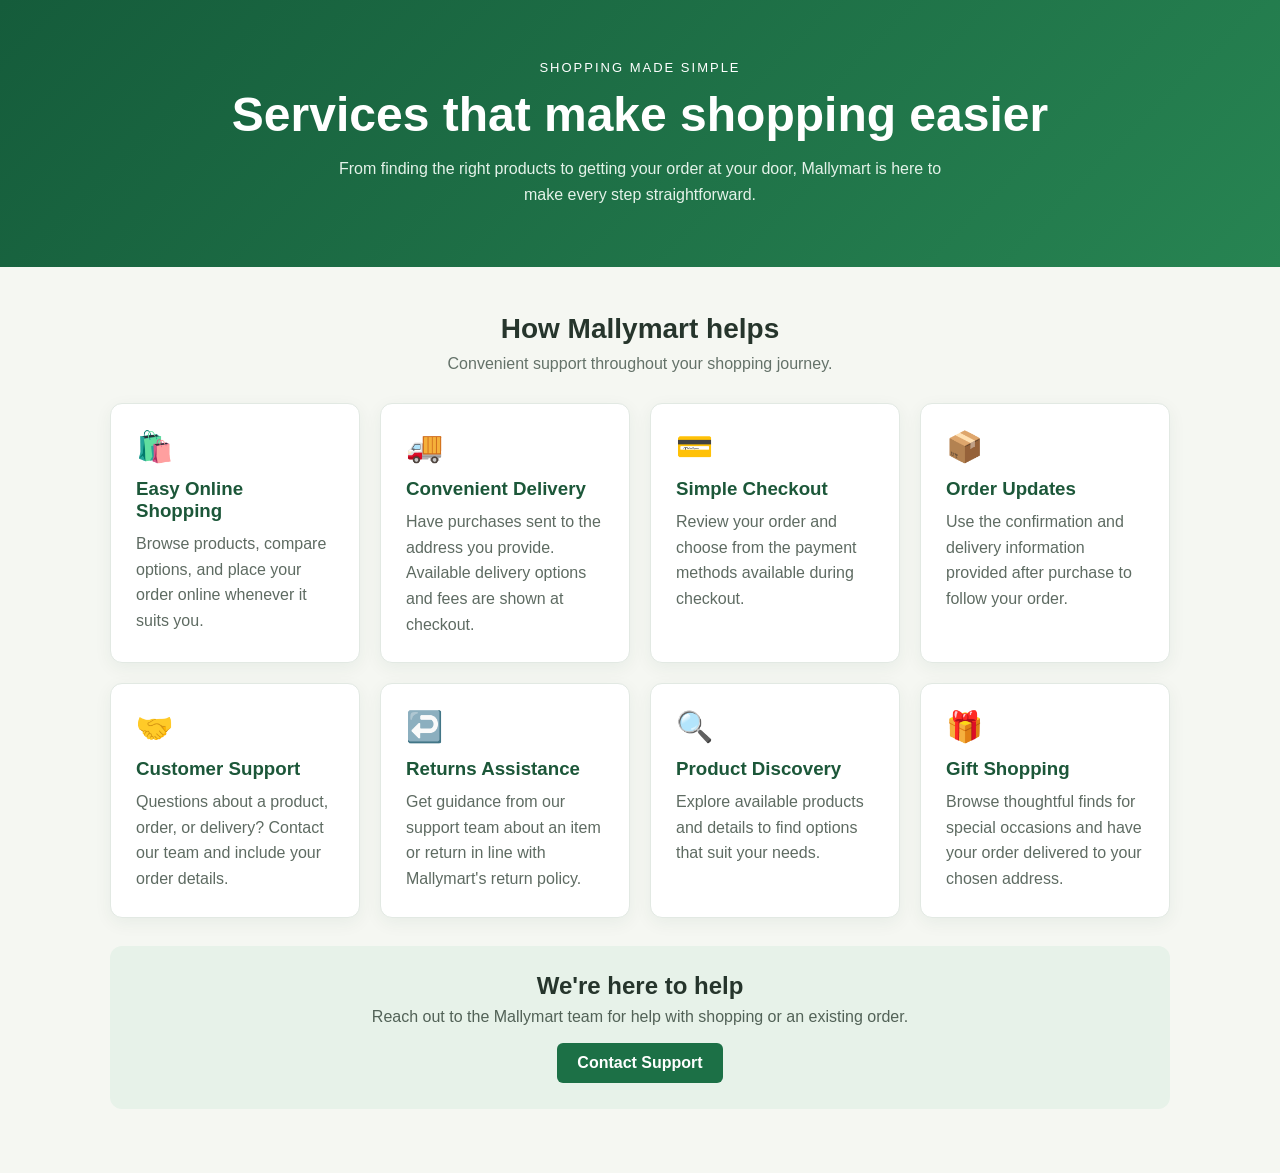
<file: services.html>
<html>
    <head>
        <title>Our Services</title>
        <meta name="viewport" content="width=device-width, initial-scale=1">
        <style>
            * { box-sizing: border-box; }
            body { margin: 0; font-family: Arial, sans-serif; color: #26352c; background: #f5f7f2; }
            header { padding: 60px 20px; text-align: center; color: white; background: linear-gradient(135deg, #155c3b, #278452); }
            header .eyebrow { margin: 0 0 12px; text-transform: uppercase; letter-spacing: 2px; font-size: 13px; }
            h1 { margin: 0 0 14px; font-size: clamp(32px, 5vw, 48px); }
            header p:last-child { max-width: 620px; margin: auto; line-height: 1.6; color: #e4f2e9; }
            main { max-width: 1100px; margin: auto; padding: 46px 20px 64px; }
            .intro { margin-bottom: 30px; text-align: center; }
            .intro h2 { margin: 0 0 10px; font-size: 28px; }
            .intro p { margin: 0; color: #647269; }
            .services { display: grid; grid-template-columns: repeat(auto-fit, minmax(230px, 1fr)); gap: 20px; }
            .service { padding: 25px; background: white; border: 1px solid #e2e9e3; border-radius: 12px; box-shadow: 0 5px 18px rgba(25, 65, 43, .06); }
            .icon { font-size: 30px; }
            .service h3 { margin: 14px 0 9px; color: #1c5739; }
            .service p { margin: 0; color: #5e6b62; line-height: 1.6; }
            .contact { margin-top: 28px; padding: 26px; border-radius: 12px; text-align: center; background: #e7f2e9; }
            .contact h2 { margin: 0 0 8px; }
            .contact p { margin: 0 0 17px; color: #526257; }
            .contact a { display: inline-block; padding: 11px 20px; border-radius: 6px; background: #1c7046; color: white; text-decoration: none; font-weight: bold; }
            .contact a:hover { background: #155535; }
            @media (max-width: 500px) { header { padding: 45px 18px; } main { padding: 34px 16px; } }
        </style>
    </head>
    <body>
        <header>
            <p class="eyebrow">Shopping made simple</p>
            <h1>Services that make shopping easier</h1>
            <p>From finding the right products to getting your order at your door, Mallymart is here to make every step straightforward.</p>
        </header>
        <main>
            <section class="intro">
                <h2>How Mallymart helps</h2>
                <p>Convenient support throughout your shopping journey.</p>
            </section>
            <section class="services" aria-label="Mallymart services">
                <article class="service">
                    <div class="icon" aria-hidden="true">
                        🛍️
                    </div>
                    <h3>Easy Online Shopping</h3>
                    <p>Browse products, compare options, and place your order online whenever it suits you.</p>
                </article>

                <article class="service">
                    <div class="icon" aria-hidden="true">
                        🚚
                    </div>
                    <h3>Convenient Delivery</h3>
                    <p>Have purchases sent to the address you provide. Available delivery options and fees are shown at checkout.</p>
                </article>

                <article class="service">
                    <div class="icon" aria-hidden="true">
                        💳
                    </div>
                    <h3>Simple Checkout</h3>
                    <p>Review your order and choose from the payment methods available during checkout.</p>
                </article>

                <article class="service">
                    <div class="icon" aria-hidden="true">
                        📦
                    </div>
                    <h3>Order Updates</h3>
                    <p>Use the confirmation and delivery information provided after purchase to follow your order.</p>
                </article>

                <article class="service">
                    <div class="icon" aria-hidden="true">
                        🤝
                    </div>
                    <h3>Customer Support</h3>
                    <p>Questions about a product, order, or delivery? Contact our team and include your order details.</p>
                </article>

                <article class="service">
                    <div class="icon" aria-hidden="true">
                        ↩️
                    </div>
                    <h3>Returns Assistance</h3>
                    <p>Get guidance from our support team about an item or return in line with Mallymart's return policy.</p>
                </article>

                <article class="service">
                    <div class="icon" aria-hidden="true">
                        🔍
                    </div>
                    <h3>Product Discovery</h3>
                    <p>Explore available products and details to find options that suit your needs.</p>
                </article>

                <article class="service">
                    <div class="icon" aria-hidden="true">
                        🎁
                    </div>
                    <h3>Gift Shopping</h3>
                    <p>Browse thoughtful finds for special occasions and have your order delivered to your chosen address.</p>
                </article>
            </section>

            <section class="contact">
                <h2>We're here to help</h2>
                <p>Reach out to the Mallymart team for help with shopping or an existing order.</p>
                <a href="mailto:support@mallymart.com">Contact Support</a>
            </section>
        </main>
    </body>
</html>
</file>
